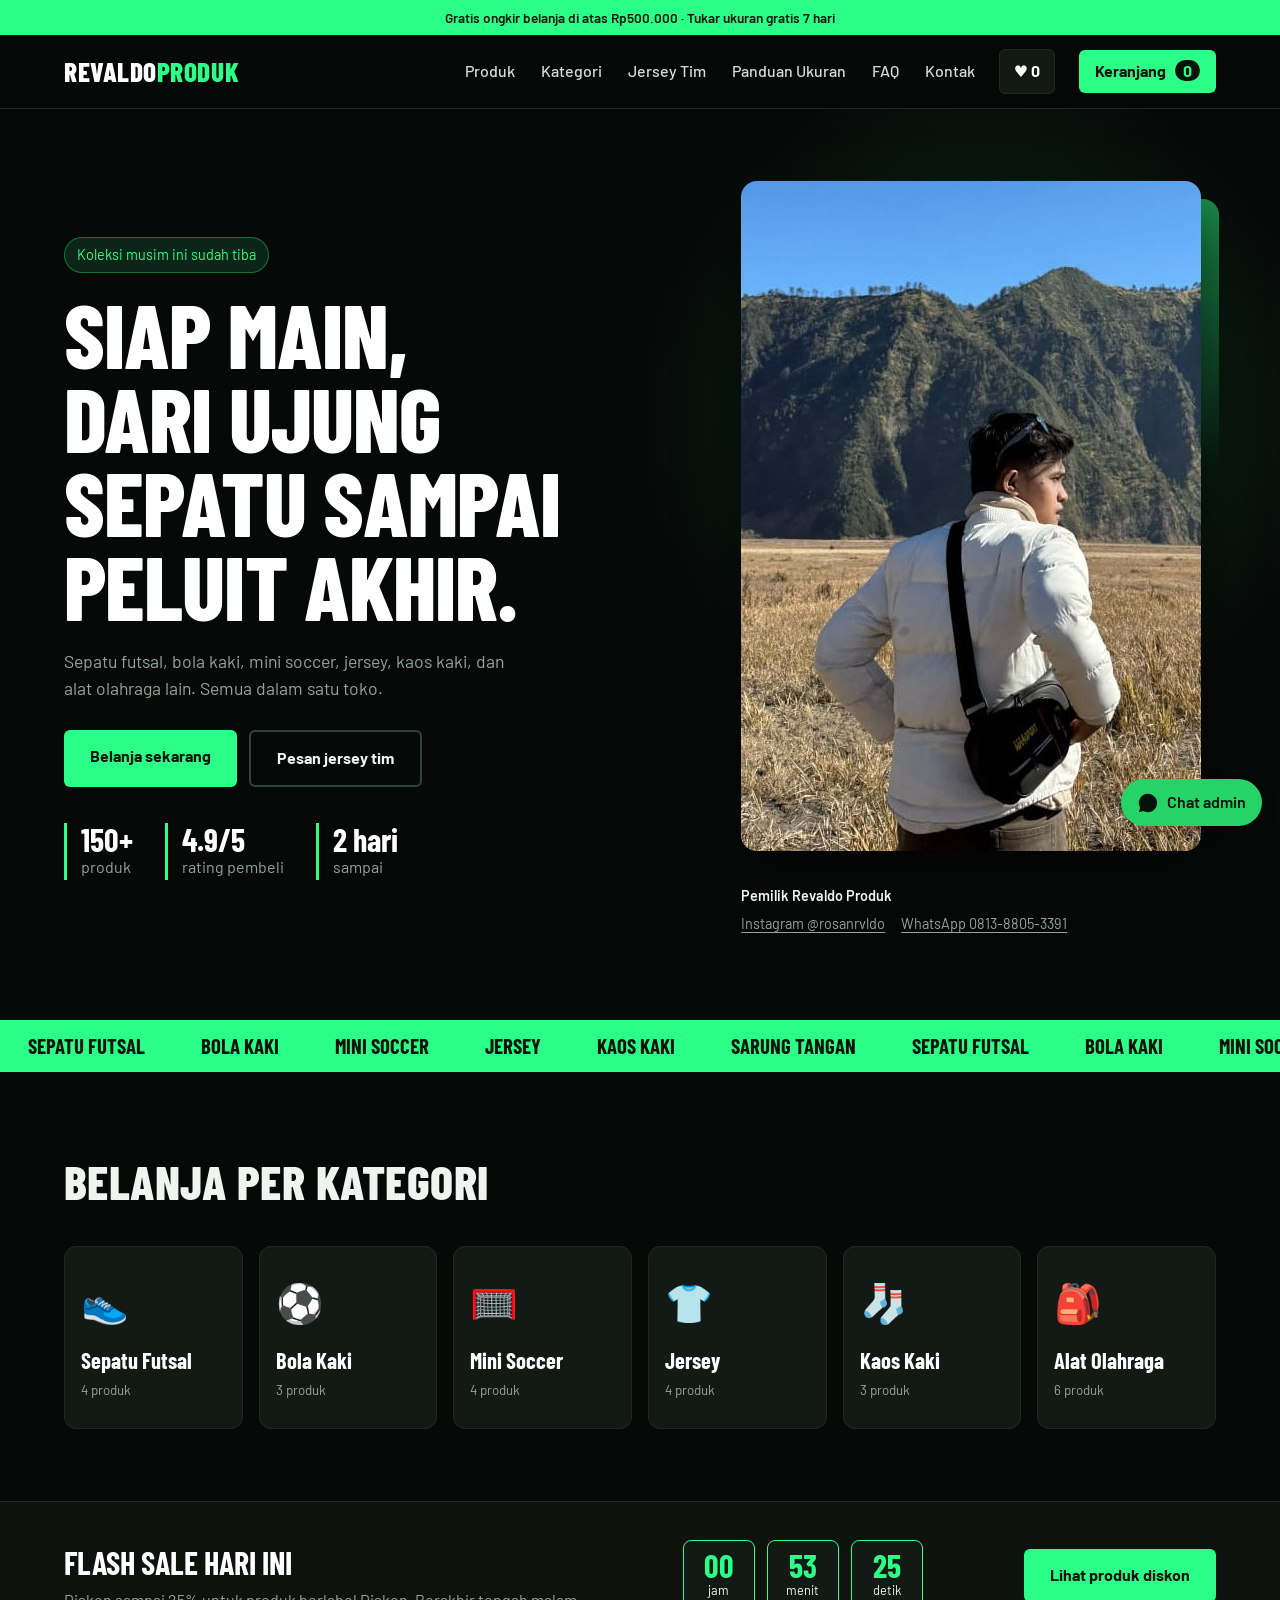
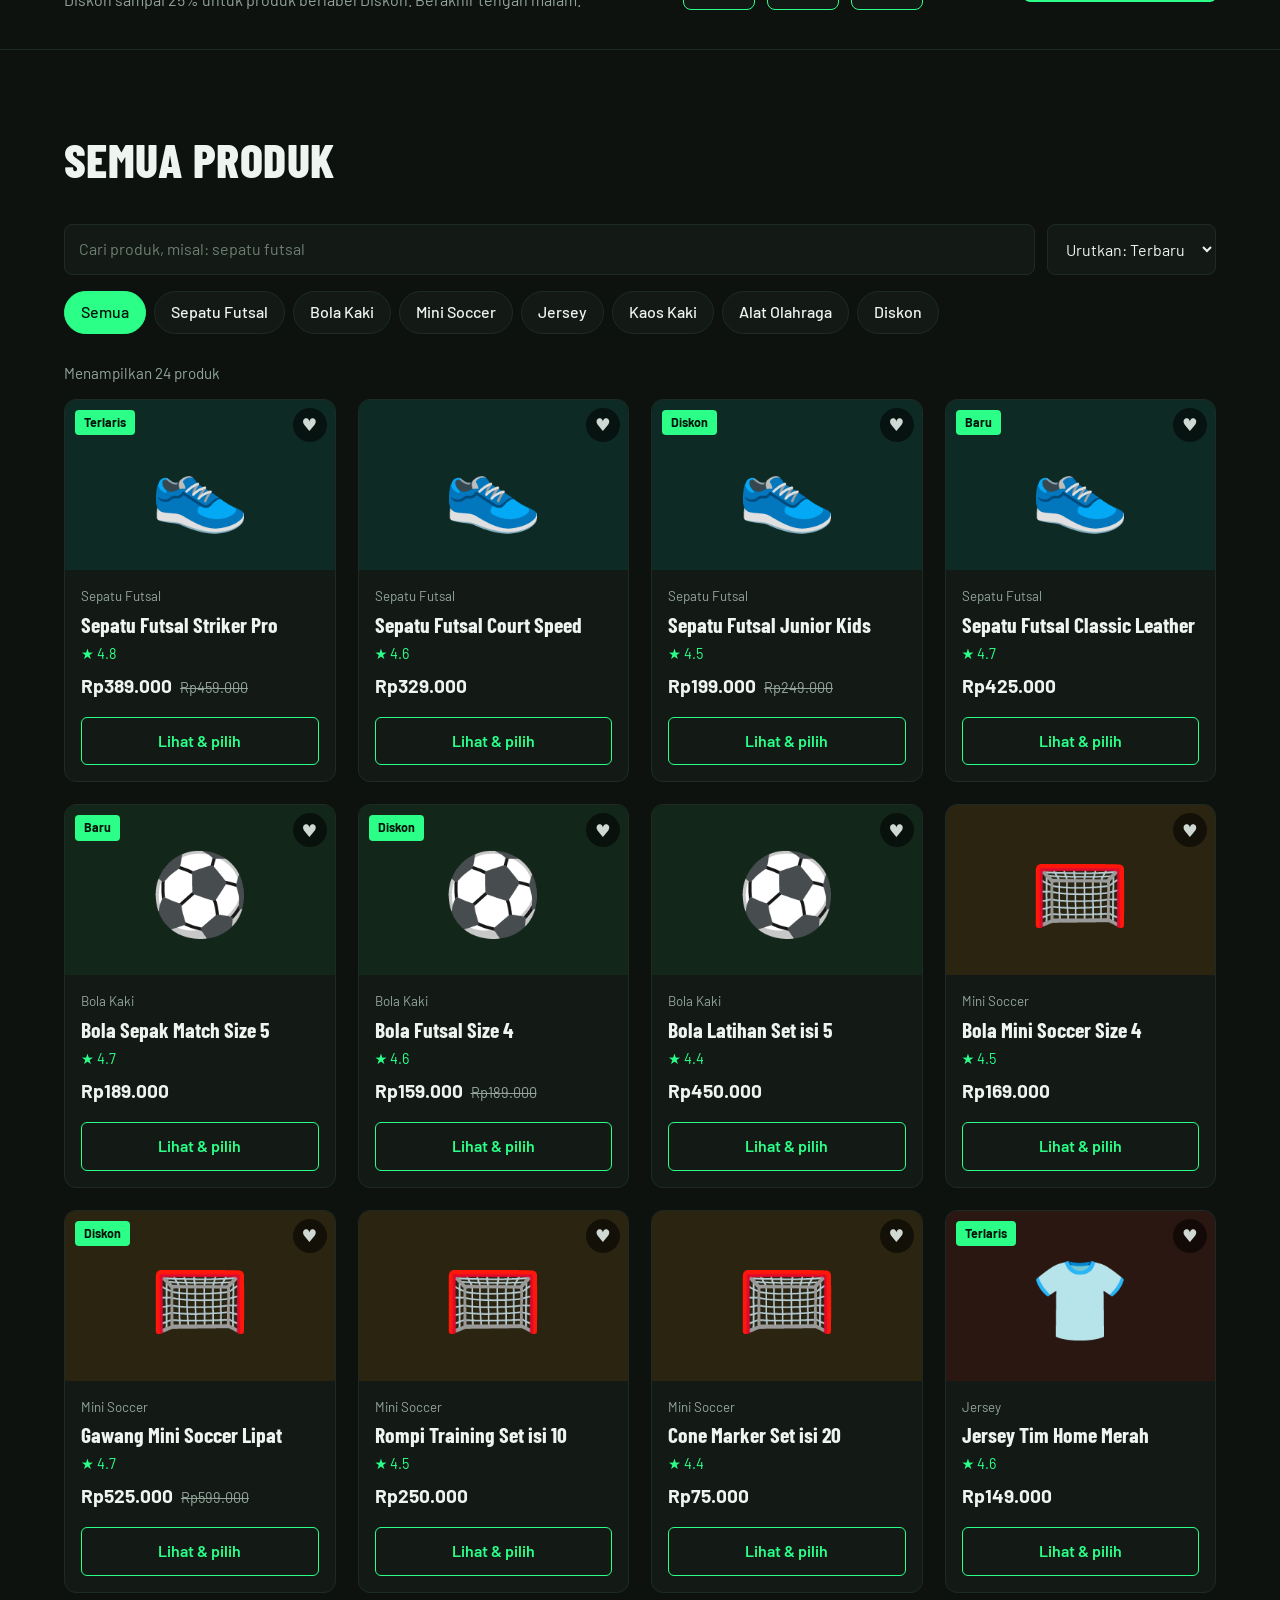
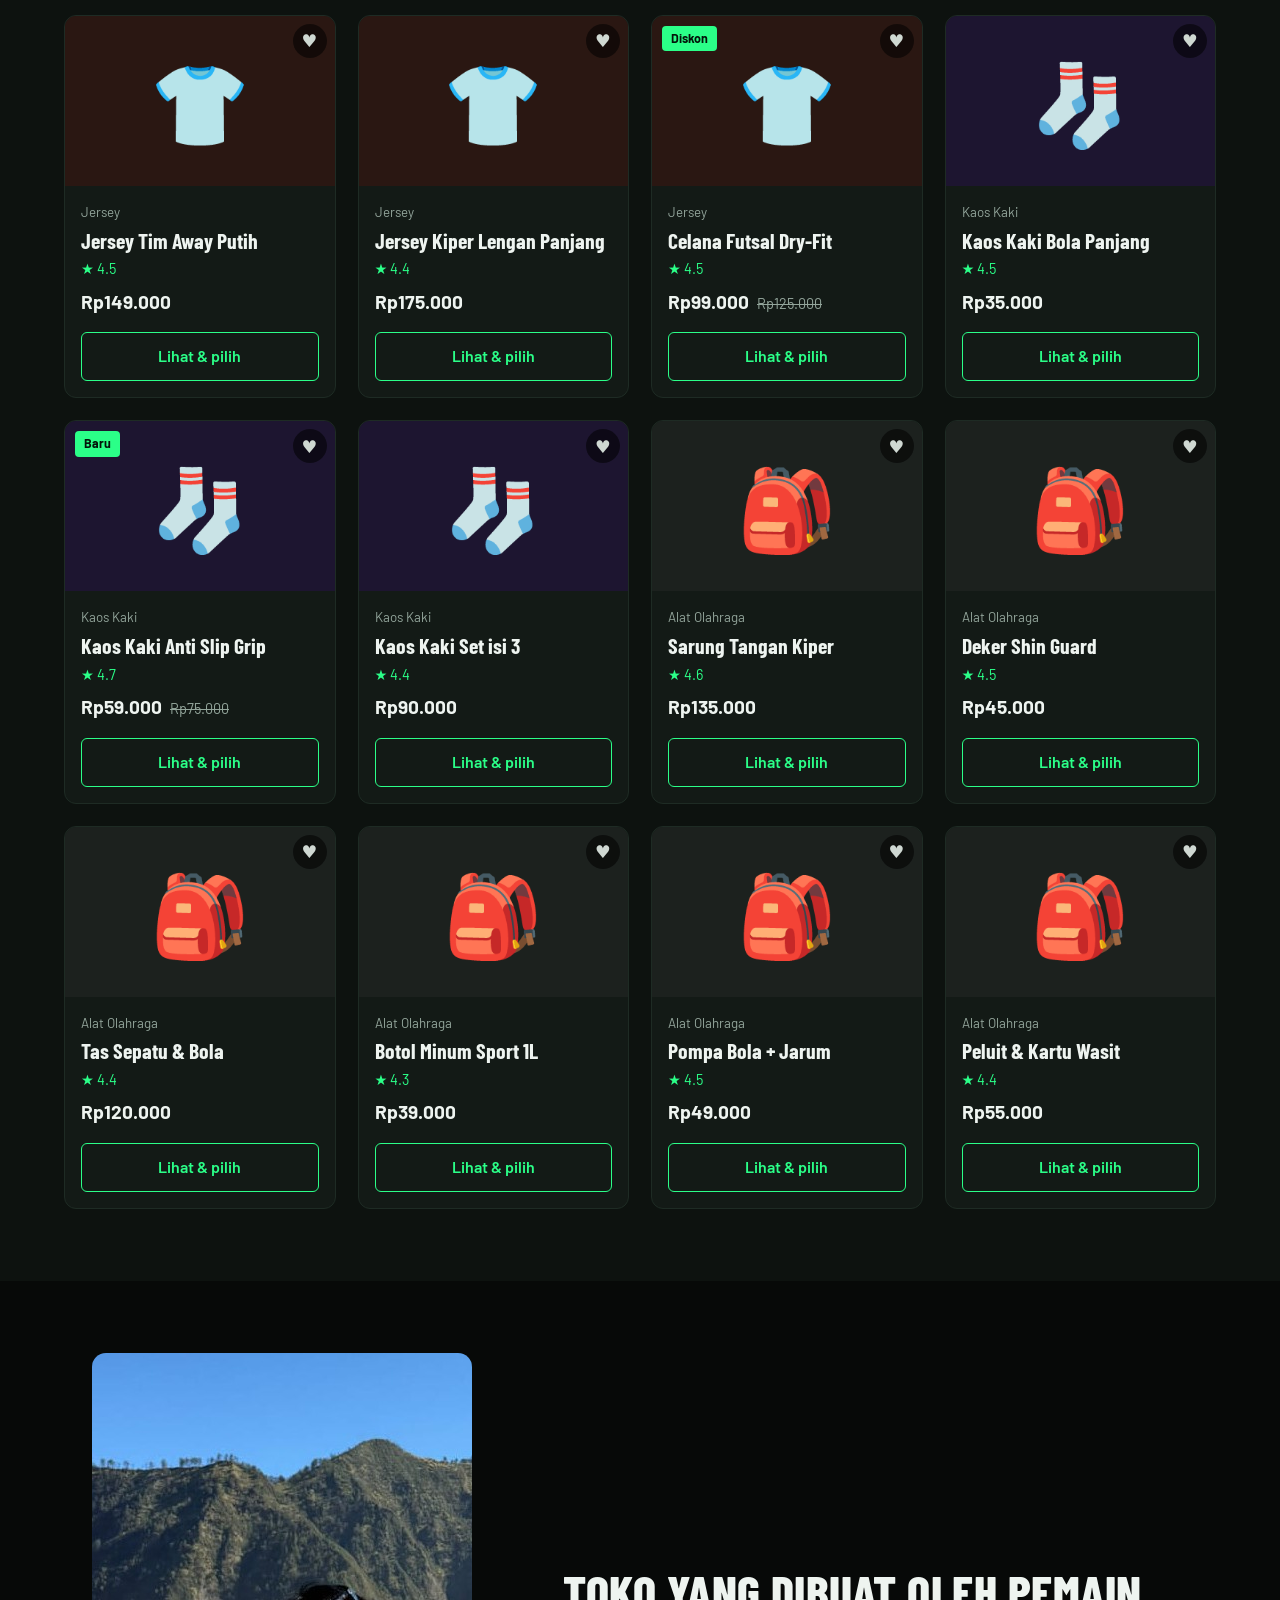
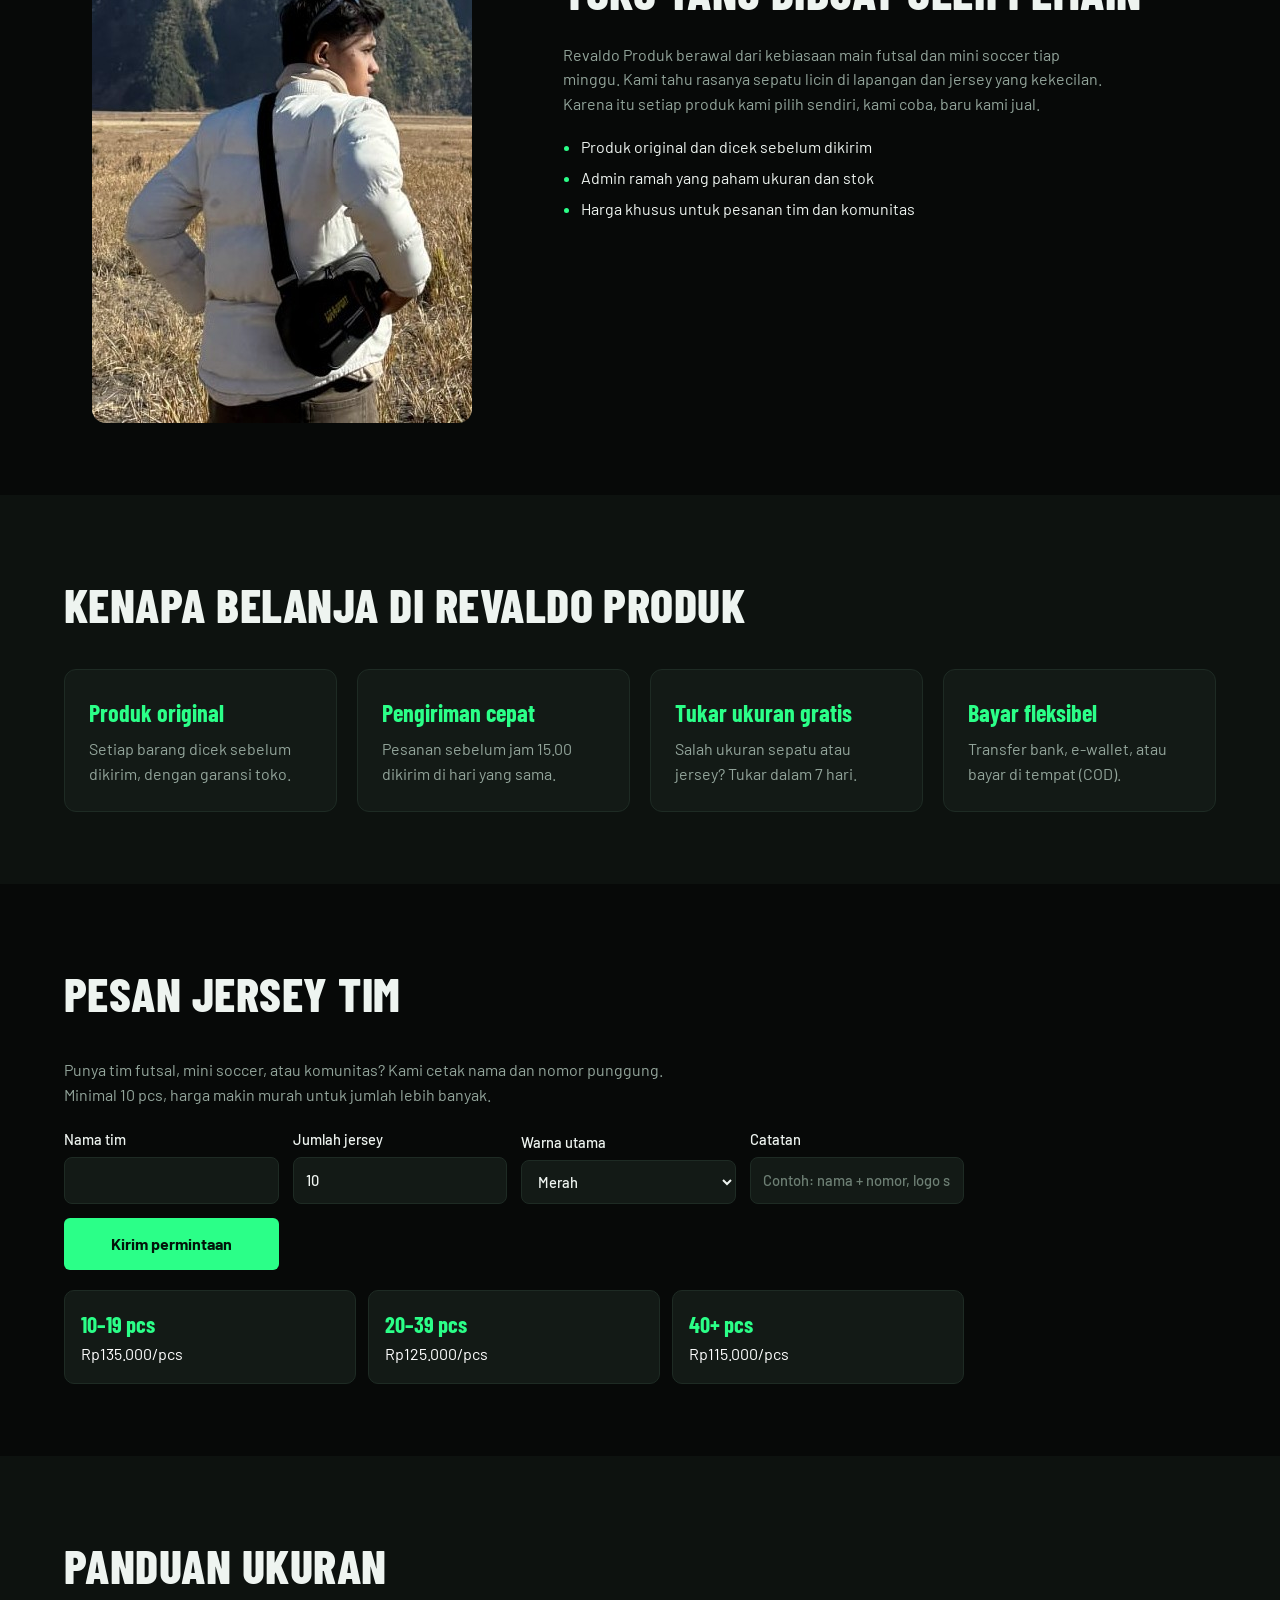
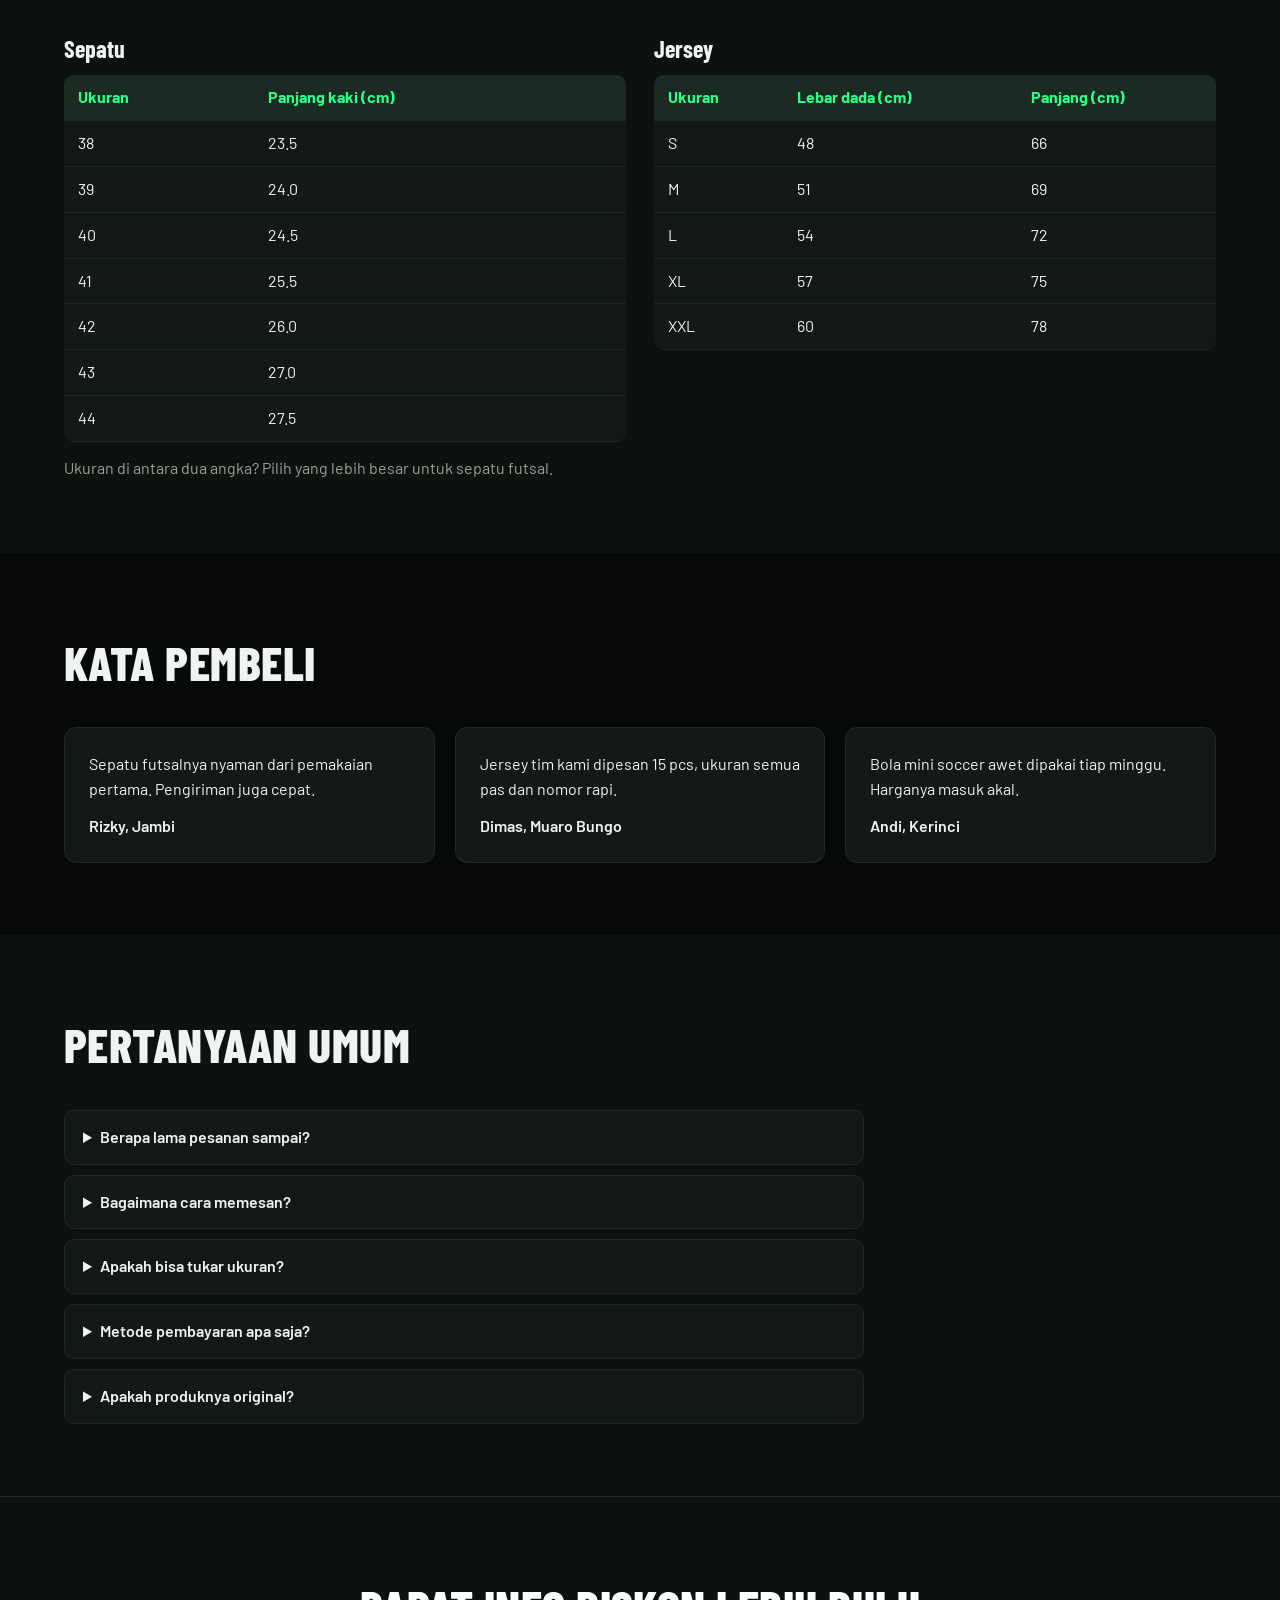
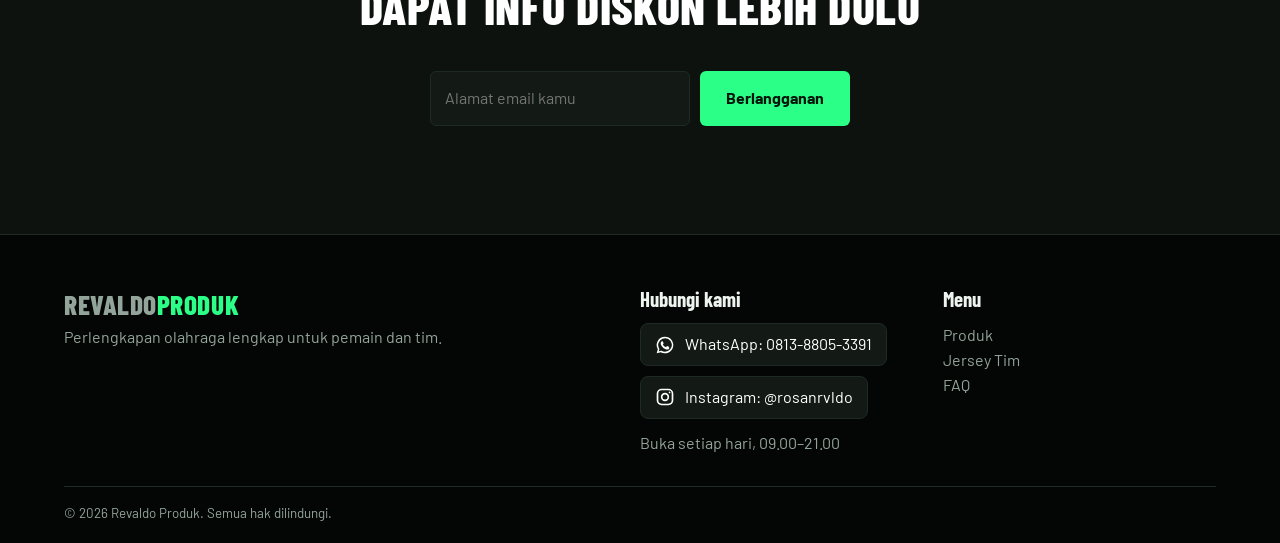
<file: index.html>
<!DOCTYPE html>
<html lang="id">
<head>
<meta charset="UTF-8">
<meta name="viewport" content="width=device-width, initial-scale=1">
<meta name="color-scheme" content="dark">
<meta name="theme-color" content="#07090a">
<title>Revaldo Produk – Sepatu Futsal, Bola, Jersey & Perlengkapan Olahraga</title>
<meta name="description" content="Toko perlengkapan olahraga lengkap: sepatu futsal, bola kaki, mini soccer, jersey, kaos kaki, dan alat olahraga lainnya.">
<link rel="preconnect" href="https://fonts.googleapis.com">
<link href="https://fonts.googleapis.com/css2?family=Barlow+Condensed:wght@600;700;800&family=Barlow:wght@400;500;600&display=swap" rel="stylesheet">
<style>
:root{
  --pitch:#0d3b2a; --pitch2:#145a40; --chalk:#f4f5ef; --paper:#ffffff;
  --flare:#ff5b1f; --ink:#13201a; --mute:#5b6a62; --line:#dfe3da;
  --disp:'Barlow Condensed','Arial Narrow',Impact,sans-serif;
  --body:'Barlow',system-ui,-apple-system,'Segoe UI',Arial,sans-serif;
}
*{box-sizing:border-box;margin:0;padding:0}
html{scroll-behavior:smooth;scroll-padding-top:72px}
body{font-family:var(--body);color:var(--ink);background:var(--chalk);line-height:1.55}
img{max-width:100%;display:block}
a{color:inherit;text-decoration:none}
button,input,select{font:inherit}
:focus-visible{outline:3px solid var(--flare);outline-offset:2px}

.nav{position:sticky;top:0;z-index:30;display:flex;align-items:center;gap:24px;padding:14px 5vw;background:var(--pitch);color:#fff}
.logo{font-family:var(--disp);font-weight:800;font-size:1.7rem;letter-spacing:.02em}
.logo span{color:var(--flare)}
.nav nav{display:flex;gap:26px;margin-left:auto}
.nav nav a{opacity:.85;font-weight:500}
.nav nav a:hover{opacity:1;color:var(--flare)}
.cart-btn{background:var(--flare);color:#fff;border:0;padding:9px 16px;border-radius:6px;font-weight:600;cursor:pointer}
.cart-btn b{background:#fff;color:var(--flare);border-radius:99px;padding:1px 8px;margin-left:6px}
.burger{display:none;background:none;border:0;color:#fff;font-size:1.6rem;cursor:pointer}

.hero{display:grid;grid-template-columns:1.1fr .9fr;gap:5vw;align-items:center;padding:64px 5vw;background:var(--pitch);color:#fff}
.tag{display:inline-block;background:rgba(255,255,255,.12);padding:6px 12px;border-radius:99px;font-size:.9rem;margin-bottom:18px}
.hero h1{font-family:var(--disp);font-weight:800;font-size:clamp(2.6rem,6vw,5rem);line-height:.98;text-transform:uppercase}
.lead{margin:20px 0 28px;max-width:46ch;color:#cfe3d8;font-size:1.1rem}
.cta{display:flex;gap:12px;flex-wrap:wrap}
.btn{display:inline-block;background:var(--flare);color:#fff;border:0;padding:14px 26px;border-radius:6px;font-weight:600;cursor:pointer;transition:transform .15s,background .15s}
.btn:hover{background:#e84a10;transform:translateY(-2px)}
.btn.ghost{background:transparent;border:2px solid rgba(255,255,255,.5)}
.btn.ghost:hover{background:rgba(255,255,255,.1)}
.btn.full{width:100%}
.stats{display:flex;gap:32px;list-style:none;margin-top:36px;color:#cfe3d8}
.stats b{display:block;font-family:var(--disp);font-size:2rem;color:#fff;line-height:1}

.hero-photo{position:relative;max-width:460px;justify-self:center}
.hero-photo::before{content:"";position:absolute;inset:18px -18px -18px 18px;border:3px solid var(--flare);border-radius:14px}
.hero-photo img{position:relative;width:100%;aspect-ratio:3/4;object-fit:cover;border-radius:14px}
.hero-photo figcaption{position:relative;margin-top:14px;font-size:.9rem;color:#cfe3d8}

.ticker{overflow:hidden;background:var(--flare);color:#fff;font-family:var(--disp);font-weight:700;font-size:1.3rem;white-space:nowrap}
.ticker div{display:inline-block;padding:10px 0;animation:run 28s linear infinite}
.ticker span{margin:0 28px}
@keyframes run{to{transform:translateX(-50%)}}

.section{padding:72px 5vw}
.section.alt{background:var(--paper)}
.section h2{font-family:var(--disp);font-weight:800;font-size:clamp(2rem,4vw,3rem);text-transform:uppercase;margin-bottom:28px}

.cats{display:grid;grid-template-columns:repeat(auto-fit,minmax(150px,1fr));gap:16px}
.cat{background:var(--pitch);color:#fff;border:0;border-radius:12px;padding:26px 16px;text-align:left;cursor:pointer;transition:background .2s}
.cat:hover{background:var(--pitch2)}
.cat .ic{font-size:2.4rem;display:block;margin-bottom:10px}
.cat b{font-family:var(--disp);font-size:1.4rem;display:block}
.cat small{color:#a9c9b9}

.tools{display:flex;gap:12px;flex-wrap:wrap;margin-bottom:16px}
.tools input,.tools select{padding:12px 14px;border:1px solid var(--line);border-radius:8px;background:#fff}
.tools input{flex:1;min-width:220px}
.chips{display:flex;gap:8px;flex-wrap:wrap;margin-bottom:28px}
.chip{border:1px solid var(--line);background:#fff;padding:8px 16px;border-radius:99px;cursor:pointer;font-weight:500}
.chip.on{background:var(--pitch);color:#fff;border-color:var(--pitch)}

.grid{display:grid;grid-template-columns:repeat(auto-fill,minmax(240px,1fr));gap:22px}
.card{background:var(--chalk);border:1px solid var(--line);border-radius:12px;overflow:hidden;display:flex;flex-direction:column}
.thumb{position:relative;height:170px;display:grid;place-items:center;font-size:5rem}
.badge{position:absolute;top:10px;left:10px;background:var(--flare);color:#fff;font-size:.78rem;font-weight:600;padding:3px 9px;border-radius:4px}
.info{padding:16px;display:flex;flex-direction:column;gap:6px;flex:1}
.info small{color:var(--mute)}
.info h3{font-family:var(--disp);font-size:1.35rem;line-height:1.1}
.rate{color:#c98a00;font-size:.9rem}
.price{margin-top:auto;display:flex;align-items:baseline;gap:8px}
.price b{font-size:1.2rem}
.price s{color:var(--mute);font-size:.9rem}
.add{margin-top:10px;background:var(--pitch);color:#fff;border:0;padding:11px;border-radius:6px;font-weight:600;cursor:pointer}
.add:hover{background:var(--flare)}
.empty{padding:30px 0;color:var(--mute)}

.why{display:grid;grid-template-columns:repeat(auto-fit,minmax(220px,1fr));gap:20px}
.why>div,blockquote{background:var(--paper);border:1px solid var(--line);border-radius:12px;padding:24px}
.alt blockquote{background:var(--chalk)}
.why h3{font-family:var(--disp);font-size:1.5rem;margin-bottom:6px}
.why p{color:var(--mute)}
blockquote cite{display:block;margin-top:12px;font-style:normal;font-weight:600}

.news{background:var(--pitch);color:#fff;text-align:center}
.news form{display:flex;gap:10px;justify-content:center;flex-wrap:wrap}
.news input{padding:14px;border-radius:6px;border:0;min-width:260px}
.msg{margin-top:12px;min-height:1.5em;color:#ffd2bf}

footer{background:#091f16;color:#b9ccc1;padding:48px 5vw 20px;display:grid;grid-template-columns:2fr 1fr 1fr;gap:30px}
footer h3{color:#fff;font-family:var(--disp);font-size:1.3rem;margin-bottom:8px}
footer a:hover{color:var(--flare)}
footer small{grid-column:1/-1;border-top:1px solid #1f3a2d;padding-top:16px}

.overlay{position:fixed;inset:0;background:rgba(0,0,0,.5);opacity:0;pointer-events:none;transition:opacity .25s;z-index:40}
.overlay.show{opacity:1;pointer-events:auto}
.drawer{position:fixed;top:0;right:0;height:100%;width:min(400px,100%);background:#fff;z-index:50;display:flex;flex-direction:column;transform:translateX(100%);transition:transform .3s}
.drawer.open{transform:none}
.drawer-head{display:flex;justify-content:space-between;align-items:center;padding:18px 20px;border-bottom:1px solid var(--line)}
.drawer-head h2{font-family:var(--disp);font-size:1.8rem}
.drawer-head button{background:none;border:0;font-size:1.3rem;cursor:pointer}
.drawer-body{flex:1;overflow:auto;padding:12px 20px}
.item{display:grid;grid-template-columns:52px 1fr auto;gap:12px;align-items:center;padding:12px 0;border-bottom:1px solid var(--line)}
.item .em{font-size:2rem;text-align:center}
.item p{font-weight:600;line-height:1.2}
.item small{color:var(--mute)}
.qty{display:flex;align-items:center;gap:8px;margin-top:6px}
.qty button{width:26px;height:26px;border:1px solid var(--line);background:#fff;border-radius:4px;cursor:pointer}
.rm{background:none;border:0;color:var(--mute);cursor:pointer;font-size:.85rem}
.drawer-foot{padding:18px 20px;border-top:1px solid var(--line);display:grid;gap:10px}
.total{display:flex;justify-content:space-between;font-size:1.2rem}
.link{background:none;border:0;color:var(--mute);text-decoration:underline;cursor:pointer}
.toast{position:fixed;left:50%;bottom:24px;transform:translate(-50%,80px);background:var(--ink);color:#fff;padding:12px 20px;border-radius:8px;z-index:60;opacity:0;transition:.3s}
.toast.show{transform:translate(-50%,0);opacity:1}

@media(max-width:820px){
  .hero{grid-template-columns:1fr;padding-top:40px}
  .hero-photo{max-width:340px}
  .burger{display:block}
  .nav nav{display:none;position:absolute;top:100%;left:0;right:0;flex-direction:column;background:var(--pitch);padding:16px 5vw;gap:14px}
  .nav nav.open{display:flex}
  .cart-btn{margin-left:auto}
  footer{grid-template-columns:1fr}
}
@media(prefers-reduced-motion:reduce){*{animation:none!important;transition:none!important;scroll-behavior:auto!important}}

/* ---- Tambahan ---- */
.announce{background:var(--ink);color:#fff;text-align:center;font-size:.85rem;padding:7px 5vw}
.icon-btn{background:rgba(255,255,255,.12);color:#fff;border:0;padding:9px 14px;border-radius:6px;cursor:pointer;font-weight:600}
.icon-btn.on{background:#fff;color:var(--flare)}
.nav nav{margin-left:auto}
.flash{display:flex;flex-wrap:wrap;gap:24px;align-items:center;justify-content:space-between;padding:36px 5vw;background:var(--ink);color:#fff}
.flash h2{font-family:var(--disp);font-size:2rem;text-transform:uppercase}
.flash p{color:#b9ccc1}
.count{display:flex;gap:12px}
.count span{background:var(--flare);border-radius:8px;padding:8px 14px;text-align:center;font-size:.8rem;min-width:72px}
.count b{display:block;font-family:var(--disp);font-size:2rem;line-height:1}
.result{color:var(--mute);margin-bottom:14px;font-size:.95rem}
.heart{position:absolute;top:8px;right:8px;background:#fff;border:0;width:34px;height:34px;border-radius:50%;cursor:pointer;color:#999;font-size:1.1rem}
.heart.on{color:var(--flare)}
.thumb{cursor:pointer}
.about{display:grid;grid-template-columns:.8fr 1.2fr;gap:5vw;align-items:center}
.about img{width:100%;max-width:380px;aspect-ratio:4/5;object-fit:cover;border-radius:14px;justify-self:center}
.about h2{margin-bottom:14px}
.about p{color:var(--mute);max-width:60ch}
.check{margin:18px 0 0 18px;display:grid;gap:6px}
.team{display:grid;gap:20px;max-width:900px}
.team p{color:var(--mute);max-width:70ch}
.team form{display:grid;grid-template-columns:repeat(auto-fit,minmax(200px,1fr));gap:14px;align-items:end}
label{display:grid;gap:6px;font-weight:500;font-size:.92rem}
label input,label select,label textarea{padding:11px 12px;border:1px solid var(--line);border-radius:8px;background:#fff;width:100%}
.tiers{display:grid;grid-template-columns:repeat(auto-fit,minmax(180px,1fr));gap:12px}
.tiers div{background:var(--pitch);color:#fff;border-radius:10px;padding:16px}
.tiers b{display:block;font-family:var(--disp);font-size:1.4rem}
.tables{display:grid;grid-template-columns:repeat(auto-fit,minmax(280px,1fr));gap:28px}
.tables h3{font-family:var(--disp);font-size:1.5rem;margin-bottom:8px}
table{width:100%;border-collapse:collapse;background:var(--chalk);border-radius:10px;overflow:hidden}
th,td{padding:10px 14px;text-align:left;border-bottom:1px solid var(--line)}
th{background:var(--pitch);color:#fff}
.note{margin-top:14px;color:var(--mute)}
.faq{display:grid;gap:10px;max-width:800px}
details{background:var(--chalk);border:1px solid var(--line);border-radius:10px;padding:14px 18px}
summary{cursor:pointer;font-weight:600}
details p{margin-top:8px;color:var(--mute)}
.totop{position:fixed;right:18px;bottom:18px;width:44px;height:44px;border-radius:50%;border:0;background:var(--flare);color:#fff;font-size:1.2rem;cursor:pointer;z-index:35}
.ship{font-size:.9rem;color:var(--mute)}
.modal{position:fixed;inset:0;background:rgba(0,0,0,.55);display:none;align-items:center;justify-content:center;padding:16px;z-index:70}
.modal.show{display:flex}
.box{background:#fff;border-radius:14px;max-width:760px;width:100%;max-height:92vh;overflow:auto;position:relative}
.x{position:absolute;top:10px;right:12px;background:#fff;border:0;font-size:1.3rem;cursor:pointer;z-index:2}
.detail{display:grid;grid-template-columns:1fr 1fr}
.detail .thumb{height:100%;min-height:260px;font-size:8rem;cursor:default}
.detail .body{padding:28px;display:grid;gap:12px;align-content:start}
.detail h3{font-family:var(--disp);font-size:2rem;line-height:1}
.detail .desc{color:var(--mute)}
.sizes{display:flex;gap:8px;flex-wrap:wrap}
.size{min-width:44px;padding:8px 12px;border:1px solid var(--line);background:#fff;border-radius:6px;cursor:pointer}
.size.on{background:var(--pitch);color:#fff;border-color:var(--pitch)}
.form{padding:28px;display:grid;gap:14px}
.form h3{font-family:var(--disp);font-size:2rem}
.form .row{display:grid;grid-template-columns:1fr 1fr;gap:12px}
.sum{background:var(--chalk);border-radius:10px;padding:14px;font-size:.92rem;display:grid;gap:4px}
.sum div{display:flex;justify-content:space-between}
.err{color:#c0260d;font-size:.9rem;min-height:1.2em}
@media(max-width:820px){.about,.detail{grid-template-columns:1fr}.detail .thumb{min-height:180px;font-size:5rem}.form .row{grid-template-columns:1fr}.nav nav{margin-left:0}.icon-btn{margin-left:auto}.cart-btn{margin-left:0}}

/* Perbaikan header HP */
.icon-btn,.cart-btn{white-space:nowrap}
@media(max-width:820px){
  .nav{gap:8px;padding:12px 4vw}
  .logo{font-size:1.35rem}
  .icon-btn{padding:8px 10px;font-size:.9rem}
  .cart-btn{padding:8px 10px;font-size:.9rem}
  .cart-btn b{margin-left:4px;padding:0 6px}
  .burger{padding:0 4px}
}

/* Kontak footer */
.contact{list-style:none;display:grid;gap:10px;margin-bottom:12px}
.contact a{display:inline-flex;align-items:center;gap:10px;color:#fff;padding:8px 14px;border:1px solid #1f3a2d;border-radius:8px;transition:background .2s,border-color .2s}
.contact a:hover{background:#12402d;border-color:var(--flare);color:#fff}

/* Foto & kontak */
.hero-photo img{aspect-ratio:55/67;object-position:center}
.about img{aspect-ratio:55/67;object-position:center}
.hero-photo figcaption{display:grid;gap:6px;font-weight:600;color:#fff}
.cap-links{display:flex;flex-wrap:wrap;gap:6px 16px;font-weight:400;font-size:.9rem}
.cap-links a{color:#cfe3d8;text-decoration:underline;text-underline-offset:3px}
.cap-links a:hover{color:var(--flare)}
.wa-float{position:fixed;left:18px;bottom:18px;z-index:35;display:inline-flex;align-items:center;gap:8px;background:#25d366;color:#fff;padding:11px 16px;border-radius:99px;font-weight:600;box-shadow:0 4px 14px rgba(0,0,0,.25)}
.wa-float:hover{background:#1ebe5b}
.thumb img{position:absolute;inset:0;width:100%;height:100%;object-fit:cover}
.detail .thumb{position:relative;overflow:hidden}
@media(max-width:820px){.wa-float{padding:12px;left:12px;bottom:12px}.wa-float{font-size:0}.wa-float svg{width:26px;height:26px}}
.wa-float{left:auto;right:18px;bottom:74px}
@media(max-width:820px){.wa-float{right:14px;bottom:68px}.totop{right:14px;bottom:14px}}
.hero-photo::before{inset:18px auto auto 18px;width:100%;height:auto;aspect-ratio:55/67}
.hero-photo figcaption{margin-top:34px}

/* ===== TEMA GELAP SPORTY (hijau neon) ===== */
:root{
  --neon:#2bff88; --neon-ink:#03140a;
  --flare:var(--neon); --pitch:#0b0f0d; --pitch2:#16201b;
  --chalk:#070908; --paper:#0d120f; --ink:#eef4f0; --mute:#93a59b; --line:#1e2b24;
  --surf:#131a16; color-scheme:dark;
}
body{background:var(--chalk);color:var(--ink)}
.announce{background:var(--neon);color:var(--neon-ink);font-weight:600}
.nav{background:rgba(7,9,8,.82);backdrop-filter:blur(12px);-webkit-backdrop-filter:blur(12px);border-bottom:1px solid var(--line)}
.logo span,.hero h1{color:inherit}
.logo span{color:var(--neon)}
.nav nav a:hover{color:var(--neon)}
.btn,.cart-btn,.add:hover,.totop{background:var(--neon);color:var(--neon-ink);font-weight:700}
.btn:hover{background:#6dffa9;box-shadow:0 0 24px rgba(43,255,136,.45)}
.btn.ghost{background:transparent;color:var(--ink);border:2px solid #34423a;box-shadow:none}
.btn.ghost:hover{border-color:var(--neon);background:rgba(43,255,136,.08)}
.cart-btn b{background:var(--neon-ink);color:var(--neon)}
.icon-btn{background:var(--surf);border:1px solid var(--line)}
.icon-btn.on{background:var(--neon);color:var(--neon-ink)}

.hero{position:relative;overflow:hidden;background:var(--chalk);padding:72px 5vw 84px}
.hero::before{content:"";position:absolute;right:-8%;top:-10%;width:62vw;height:62vw;max-width:820px;max-height:820px;background:radial-gradient(circle,rgba(43,255,136,.20),transparent 62%);pointer-events:none}
.hero>*{position:relative}
.tag{background:rgba(43,255,136,.12);color:var(--neon);border:1px solid rgba(43,255,136,.35)}
.hero h1{font-size:clamp(3rem,7vw,6rem);line-height:.94;letter-spacing:-.01em}
.lead{color:var(--mute)}
.stats{color:var(--mute)}
.stats li{padding-left:14px;border-left:3px solid var(--neon)}
.hero-photo::before{border:0;background:linear-gradient(160deg,var(--neon),transparent 60%);opacity:.9;border-radius:16px}
.hero-photo img{box-shadow:0 20px 60px rgba(0,0,0,.6);border-radius:16px}
.hero-photo figcaption{color:var(--ink)}
.cap-links a{color:var(--mute)}
.cap-links a:hover{color:var(--neon)}
.hero-text>*,.hero-photo{animation:rise .7s cubic-bezier(.2,.7,.2,1) both}
.hero-text>*:nth-child(2){animation-delay:.08s}.hero-text>*:nth-child(3){animation-delay:.16s}.hero-text>*:nth-child(4){animation-delay:.24s}.hero-text>*:nth-child(5){animation-delay:.32s}.hero-photo{animation-delay:.2s}
@keyframes rise{from{opacity:0;transform:translateY(24px)}to{opacity:1;transform:none}}

.ticker{background:var(--neon);color:var(--neon-ink)}
.section.alt{background:var(--paper)}
.section h2{letter-spacing:.01em}
.cat{background:var(--surf);border:1px solid var(--line);transition:transform .2s,border-color .2s,box-shadow .2s}
.cat:hover{background:var(--surf);border-color:var(--neon);transform:translateY(-4px);box-shadow:0 8px 30px rgba(43,255,136,.15)}
.cat small{color:var(--mute)}

.flash{background:var(--paper);border-top:1px solid var(--line);border-bottom:1px solid var(--line)}
.flash p{color:var(--mute)}
.count span{background:var(--surf);border:1px solid var(--neon);color:var(--ink)}
.count b{color:var(--neon)}

.tools input,.tools select,label input,label select,label textarea,.news input{background:var(--surf);color:var(--ink);border:1px solid var(--line)}
.tools input::placeholder,label input::placeholder{color:#6d7f74}
.chip{background:var(--surf);color:var(--ink);border-color:var(--line)}
.chip:hover{border-color:var(--neon)}
.chip.on{background:var(--neon);color:var(--neon-ink);border-color:var(--neon)}
.result{color:var(--mute)}

.card{background:var(--surf);border:1px solid var(--line);transition:transform .2s,border-color .2s,box-shadow .2s}
.card:hover{transform:translateY(-5px);border-color:var(--neon);box-shadow:0 10px 34px rgba(43,255,136,.14)}
.badge{background:var(--neon);color:var(--neon-ink);font-weight:700}
.heart{background:rgba(0,0,0,.55);color:#cfd8d2}
.heart.on{color:var(--neon)}
.rate{color:var(--neon)}
.price s{color:var(--mute)}
.add{background:transparent;color:var(--neon);border:1.5px solid var(--neon)}
.add:hover{background:var(--neon);color:var(--neon-ink)}
.info small{color:var(--mute)}

.about p,.why p,.team p,.note,details p{color:var(--mute)}
.why>div,blockquote,.alt blockquote{background:var(--surf);border:1px solid var(--line)}
.why h3{color:var(--neon)}
.check li::marker{color:var(--neon)}
.tiers div{background:var(--surf);border:1px solid var(--line)}
.tiers b{color:var(--neon)}
table{background:var(--surf)}
th{background:#1b2a22;color:var(--neon)}
td,th{border-bottom:1px solid var(--line)}
details{background:var(--surf);border-color:var(--line)}
summary{color:var(--ink)}
.news{background:var(--paper);border-top:1px solid var(--line)}
.msg{color:var(--neon)}
footer{background:#040605;color:var(--mute);border-top:1px solid var(--line)}
footer h3{color:var(--ink)}
footer small{border-top-color:var(--line)}
.contact a{border-color:var(--line);background:var(--surf)}
.contact a:hover{border-color:var(--neon);background:var(--surf)}

.wa-float{background:#25d366;color:#04120a}
.overlay{background:rgba(0,0,0,.7)}
.drawer,.box{background:var(--paper);color:var(--ink);border:1px solid var(--line)}
.drawer-head,.drawer-foot{border-color:var(--line)}
.item{border-color:var(--line)}
.qty button,.size{background:var(--surf);color:var(--ink);border-color:var(--line)}
.size:hover{border-color:var(--neon)}
.size.on{background:var(--neon);color:var(--neon-ink);border-color:var(--neon)}
.drawer-head button,.x{background:transparent;color:var(--ink)}
.rm,.link{color:var(--mute)}
.sum{background:var(--surf)}
.toast{background:var(--neon);color:var(--neon-ink);font-weight:600}
.err{color:#ff7a66}
:focus-visible{outline-color:var(--neon)}
@media(max-width:820px){.nav nav{background:var(--pitch)}.hero{padding-top:44px}}
@media(max-width:820px){.stats{gap:14px 20px;flex-wrap:wrap}.stats li{white-space:nowrap}.stats b{font-size:1.7rem}}
@media(max-width:480px){
  .nav{gap:6px;padding:11px 3.5vw}
  .logo{font-size:1.15rem;letter-spacing:0}
  .cart-btn .lbl{display:none}
  .cart-btn::before{content:"🛒";margin-right:2px}
  .cart-btn,.icon-btn{padding:7px 10px}
}
@media(max-width:340px){.logo{font-size:1rem}.cart-btn,.icon-btn{padding:6px 7px}.nav{gap:4px}}

</style>
</head>
<body>
<div class="announce">Gratis ongkir belanja di atas Rp500.000 · Tukar ukuran gratis 7 hari</div>
<header class="nav">
  <a href="#beranda" class="logo">REVALDO<span>PRODUK</span></a>
  <nav id="menu" aria-label="Menu utama">
    <a href="#produk">Produk</a><a href="#kategori">Kategori</a><a href="#tim">Jersey Tim</a><a href="#ukuran">Panduan Ukuran</a><a href="#faq">FAQ</a><a href="#kontak">Kontak</a>
  </nav>
  <button class="icon-btn" id="favBtn" aria-label="Lihat favorit">♥ <b id="favCount">0</b></button>
  <button class="cart-btn" id="openCart" aria-label="Buka keranjang"><span class="lbl">Keranjang</span> <b id="cartCount">0</b></button>
  <button class="burger" id="burger" aria-label="Menu">☰</button>
</header>

<main>
<section class="hero" id="beranda">
  <div class="hero-text">
    <p class="tag">Koleksi musim ini sudah tiba</p>
    <h1>Siap main,<br>dari ujung sepatu sampai peluit akhir.</h1>
    <p class="lead">Sepatu futsal, bola kaki, mini soccer, jersey, kaos kaki, dan alat olahraga lain. Semua dalam satu toko.</p>
    <div class="cta"><a href="#produk" class="btn">Belanja sekarang</a><a href="#tim" class="btn ghost">Pesan jersey tim</a></div>
    <ul class="stats"><li><b>150+</b> produk</li><li><b>4.9/5</b> rating pembeli</li><li><b>2 hari</b> sampai</li></ul>
  </div>
  <figure class="hero-photo">
    <img src="[data-uri]" alt="Pemilik Revaldo Produk berdiri di padang rumput dengan latar perbukitan" width="550" height="670">
    <figcaption>Pemilik Revaldo Produk<span class="cap-links"><a href="https://instagram.com/rosanrvldo" target="_blank" rel="noopener">Instagram @rosanrvldo</a><a href="https://wa.me/6281388053391" target="_blank" rel="noopener">WhatsApp 0813-8805-3391</a></span></figcaption>
  </figure>
</section>

<div class="ticker" aria-hidden="true"><div><span>SEPATU FUTSAL</span><span>BOLA KAKI</span><span>MINI SOCCER</span><span>JERSEY</span><span>KAOS KAKI</span><span>SARUNG TANGAN</span><span>SEPATU FUTSAL</span><span>BOLA KAKI</span><span>MINI SOCCER</span><span>JERSEY</span><span>KAOS KAKI</span><span>SARUNG TANGAN</span></div></div>

<section class="section" id="kategori"><h2>Belanja per kategori</h2><div class="cats" id="cats"></div></section>

<section class="flash">
  <div><h2>Flash sale hari ini</h2><p>Diskon sampai 25% untuk produk berlabel Diskon. Berakhir tengah malam.</p></div>
  <div class="count" id="count" aria-live="off"><span><b id="h">00</b>jam</span><span><b id="m">00</b>menit</span><span><b id="s">00</b>detik</span></div>
  <a href="#produk" class="btn" data-sale="1">Lihat produk diskon</a>
</section>

<section class="section alt" id="produk">
  <h2>Semua produk</h2>
  <div class="tools">
    <input type="search" id="search" placeholder="Cari produk, misal: sepatu futsal" aria-label="Cari produk">
    <select id="sort" aria-label="Urutkan"><option value="default">Urutkan: Terbaru</option><option value="low">Harga terendah</option><option value="high">Harga tertinggi</option><option value="rating">Rating tertinggi</option></select>
  </div>
  <div class="chips" id="chips"></div>
  <p class="result" id="result"></p>
  <div class="grid" id="grid"></div>
  <p class="empty" id="empty" hidden>Produk tidak ditemukan. Coba kata kunci lain atau pilih kategori Semua.</p>
</section>

<section class="section" id="tentang">
  <div class="about">
    <img src="[data-uri]" alt="Pemilik Revaldo Produk" loading="lazy" width="550" height="670">
    <div>
      <h2>Toko yang dibuat oleh pemain</h2>
      <p>Revaldo Produk berawal dari kebiasaan main futsal dan mini soccer tiap minggu. Kami tahu rasanya sepatu licin di lapangan dan jersey yang kekecilan. Karena itu setiap produk kami pilih sendiri, kami coba, baru kami jual.</p>
      <ul class="check"><li>Produk original dan dicek sebelum dikirim</li><li>Admin ramah yang paham ukuran dan stok</li><li>Harga khusus untuk pesanan tim dan komunitas</li></ul>
    </div>
  </div>
</section>

<section class="section alt" id="kenapa">
  <h2>Kenapa belanja di Revaldo Produk</h2>
  <div class="why">
    <div><h3>Produk original</h3><p>Setiap barang dicek sebelum dikirim, dengan garansi toko.</p></div>
    <div><h3>Pengiriman cepat</h3><p>Pesanan sebelum jam 15.00 dikirim di hari yang sama.</p></div>
    <div><h3>Tukar ukuran gratis</h3><p>Salah ukuran sepatu atau jersey? Tukar dalam 7 hari.</p></div>
    <div><h3>Bayar fleksibel</h3><p>Transfer bank, e-wallet, atau bayar di tempat (COD).</p></div>
  </div>
</section>

<section class="section" id="tim">
  <h2>Pesan jersey tim</h2>
  <div class="team">
    <p>Punya tim futsal, mini soccer, atau komunitas? Kami cetak nama dan nomor punggung. Minimal 10 pcs, harga makin murah untuk jumlah lebih banyak.</p>
    <form id="teamForm" novalidate>
      <label>Nama tim<input id="tName" required></label>
      <label>Jumlah jersey<input id="tQty" type="number" min="10" value="10"></label>
      <label>Warna utama<select id="tColor"><option>Merah</option><option>Biru</option><option>Hijau</option><option>Hitam</option><option>Putih</option><option>Kuning</option></select></label>
      <label>Catatan<input id="tNote" placeholder="Contoh: nama + nomor, logo sponsor"></label>
      <button class="btn" type="submit">Kirim permintaan</button>
    </form>
    <div class="tiers"><div><b>10–19 pcs</b>Rp135.000/pcs</div><div><b>20–39 pcs</b>Rp125.000/pcs</div><div><b>40+ pcs</b>Rp115.000/pcs</div></div>
  </div>
</section>

<section class="section alt" id="ukuran">
  <h2>Panduan ukuran</h2>
  <div class="tables">
    <div><h3>Sepatu</h3><table><tr><th>Ukuran</th><th>Panjang kaki (cm)</th></tr><tr><td>38</td><td>23.5</td></tr><tr><td>39</td><td>24.0</td></tr><tr><td>40</td><td>24.5</td></tr><tr><td>41</td><td>25.5</td></tr><tr><td>42</td><td>26.0</td></tr><tr><td>43</td><td>27.0</td></tr><tr><td>44</td><td>27.5</td></tr></table></div>
    <div><h3>Jersey</h3><table><tr><th>Ukuran</th><th>Lebar dada (cm)</th><th>Panjang (cm)</th></tr><tr><td>S</td><td>48</td><td>66</td></tr><tr><td>M</td><td>51</td><td>69</td></tr><tr><td>L</td><td>54</td><td>72</td></tr><tr><td>XL</td><td>57</td><td>75</td></tr><tr><td>XXL</td><td>60</td><td>78</td></tr></table></div>
  </div>
  <p class="note">Ukuran di antara dua angka? Pilih yang lebih besar untuk sepatu futsal.</p>
</section>

<section class="section" id="testi">
  <h2>Kata pembeli</h2>
  <div class="why">
    <blockquote>Sepatu futsalnya nyaman dari pemakaian pertama. Pengiriman juga cepat.<cite>Rizky, Jambi</cite></blockquote>
    <blockquote>Jersey tim kami dipesan 15 pcs, ukuran semua pas dan nomor rapi.<cite>Dimas, Muaro Bungo</cite></blockquote>
    <blockquote>Bola mini soccer awet dipakai tiap minggu. Harganya masuk akal.<cite>Andi, Kerinci</cite></blockquote>
  </div>
</section>

<section class="section alt" id="faq">
  <h2>Pertanyaan umum</h2>
  <div class="faq">
    <details><summary>Berapa lama pesanan sampai?</summary><p>Dalam kota Jambi 1 hari, luar kota 2–4 hari kerja tergantung kurir.</p></details>
    <details><summary>Bagaimana cara memesan?</summary><p>Pilih produk dan ukuran, masukkan ke keranjang, isi data pengiriman, lalu tekan kirim pesanan. Pesanan akan dikirim ke admin kami lewat WhatsApp.</p></details>
    <details><summary>Apakah bisa tukar ukuran?</summary><p>Bisa, gratis dalam 7 hari selama barang belum dipakai di lapangan dan label masih ada.</p></details>
    <details><summary>Metode pembayaran apa saja?</summary><p>Transfer bank, e-wallet (DANA, OVO, GoPay), dan COD untuk area tertentu.</p></details>
    <details><summary>Apakah produknya original?</summary><p>Ya. Semua produk dicek sebelum dikirim dan bergaransi toko.</p></details>
  </div>
</section>

<section class="section news">
  <h2>Dapat info diskon lebih dulu</h2>
  <form id="newsForm" novalidate><input type="email" id="email" placeholder="Alamat email kamu" aria-label="Email"><button class="btn" type="submit">Berlangganan</button></form>
  <p class="msg" id="newsMsg" role="status"></p>
</section>
</main>

<footer id="kontak">
  <div><div class="logo">REVALDO<span>PRODUK</span></div><p>Perlengkapan olahraga lengkap untuk pemain dan tim.</p></div>
  <div><h3>Hubungi kami</h3>
    <ul class="contact">
      <li><a href="https://wa.me/6281388053391" target="_blank" rel="noopener"><svg viewBox="0 0 24 24" width="20" height="20" fill="currentColor" aria-hidden="true"><path d="M12 2a10 10 0 0 0-8.6 15.1L2 22l5-1.3A10 10 0 1 0 12 2zm0 18.2a8.2 8.2 0 0 1-4.2-1.2l-.3-.2-3 .8.8-2.9-.2-.3A8.2 8.2 0 1 1 12 20.2zm4.5-6.1c-.2-.1-1.5-.7-1.7-.8-.2-.1-.4-.1-.6.1l-.8 1c-.1.2-.3.2-.5.1a6.7 6.7 0 0 1-3.3-2.9c-.2-.4.2-.4.7-1.3.1-.2 0-.3 0-.5l-.8-1.8c-.2-.5-.4-.4-.6-.4h-.5a1 1 0 0 0-.7.3 3 3 0 0 0-.9 2.2c0 1.3.9 2.6 1 2.7.1.2 1.8 2.8 4.4 3.9 1.6.7 2.3.8 3.1.6.5-.1 1.5-.6 1.7-1.2.2-.6.2-1.1.1-1.2l-.5-.3z"/></svg>WhatsApp: 0813-8805-3391</a></li>
      <li><a href="https://instagram.com/rosanrvldo" target="_blank" rel="noopener"><svg viewBox="0 0 24 24" width="20" height="20" fill="none" stroke="currentColor" stroke-width="2" aria-hidden="true"><rect x="3" y="3" width="18" height="18" rx="5"/><circle cx="12" cy="12" r="4"/><circle cx="17.5" cy="6.5" r="1" fill="currentColor" stroke="none"/></svg>Instagram: @rosanrvldo</a></li>
    </ul>
    <p>Buka setiap hari, 09.00–21.00</p></div>
  <div><h3>Menu</h3><p><a href="#produk">Produk</a><br><a href="#tim">Jersey Tim</a><br><a href="#faq">FAQ</a></p></div>
  <small>© 2026 Revaldo Produk. Semua hak dilindungi.</small>
</footer>
<a class="wa-float" href="https://wa.me/6281388053391?text=Halo%20Revaldo%20Produk%2C%20saya%20mau%20tanya%20produk" target="_blank" rel="noopener" aria-label="Chat WhatsApp"><svg viewBox="0 0 24 24" width="22" height="22" fill="currentColor" aria-hidden="true"><path d="M12 2a10 10 0 0 0-8.6 15.1L2 22l5-1.3A10 10 0 1 0 12 2zm4.5 12.1c-.2-.1-1.5-.7-1.7-.8-.2-.1-.4-.1-.6.1l-.8 1c-.1.2-.3.2-.5.1a6.7 6.7 0 0 1-3.3-2.9c-.2-.4.2-.4.7-1.3.1-.2 0-.3 0-.5l-.8-1.8c-.2-.5-.4-.4-.6-.4h-.5a1 1 0 0 0-.7.3 3 3 0 0 0-.9 2.2c0 1.3.9 2.6 1 2.7.1.2 1.8 2.8 4.4 3.9 1.6.7 2.3.8 3.1.6.5-.1 1.5-.6 1.7-1.2.2-.6.2-1.1.1-1.2l-.5-.3z"/></svg>Chat admin</a>
<button class="totop" id="toTop" aria-label="Kembali ke atas" hidden>↑</button>

<div class="overlay" id="overlay"></div>
<aside class="drawer" id="drawer" aria-label="Keranjang belanja" aria-hidden="true">
  <div class="drawer-head"><h2>Keranjang</h2><button id="closeCart" aria-label="Tutup keranjang">✕</button></div>
  <div class="drawer-body" id="cartItems"></div>
  <div class="drawer-foot">
    <p class="ship" id="shipNote"></p>
    <div class="total"><span>Total</span><b id="cartTotal">Rp0</b></div>
    <button class="btn full" id="checkout">Lanjut ke pemesanan</button>
    <button class="link" id="clearCart">Kosongkan keranjang</button>
  </div>
</aside>

<div class="modal" id="modal" role="dialog" aria-modal="true" aria-hidden="true"><div class="box" id="modalBox"></div></div>
<div class="toast" id="toast" role="status"></div>
<script>
/* Revaldo Produk – logika toko */
// Nomor WhatsApp admin (format 62...). Jika kosong, pesanan bisa disalin dan dikirim manual.
const WA_NUMBER = "6281388053391";
const FREE_SHIP = 500000;
const SHOE = ["38","39","40","41","42","43","44"], CLOTH = ["S","M","L","XL","XXL"], SOCK = ["All size","M","L"], BALL = ["Size 4","Size 5"];

const CATS = [
  { id: "sepatu", name: "Sepatu Futsal", icon: "👟", bg: "#0e2a24" },
  { id: "bola", name: "Bola Kaki", icon: "⚽", bg: "#12261a" },
  { id: "mini", name: "Mini Soccer", icon: "🥅", bg: "#2a2410" },
  { id: "jersey", name: "Jersey", icon: "👕", bg: "#2a1712" },
  { id: "kaos", name: "Kaos Kaki", icon: "🧦", bg: "#1d1530" },
  { id: "alat", name: "Alat Olahraga", icon: "🎒", bg: "#1c211e" },
];

const P = (id, cat, name, price, rating, desc, sizes, old, badge) => ({ id, cat, name, price, rating, desc, sizes, old, badge });
const PRODUCTS = [
  P(1,"sepatu","Sepatu Futsal Striker Pro",389000,4.8,"Upper sintetis ringan, sol karet anti slip untuk lapangan indoor. Bantalan tumit empuk untuk main lama.",SHOE,459000,"Terlaris"),
  P(2,"sepatu","Sepatu Futsal Court Speed",329000,4.6,"Desain ramping untuk gerak cepat. Sol datar memberi grip kuat di lantai vinyl dan parket.",SHOE),
  P(3,"sepatu","Sepatu Futsal Junior Kids",199000,4.5,"Ukuran anak dengan tali elastis dan sol lentur, nyaman untuk latihan sekolah.",["33","34","35","36","37"],249000,"Diskon"),
  P(4,"sepatu","Sepatu Futsal Classic Leather",425000,4.7,"Bahan kulit sintetis premium, sentuhan bola lebih empuk dan awet dipakai.",SHOE,null,"Baru"),
  P(5,"bola","Bola Sepak Match Size 5",189000,4.7,"Jahitan mesin kuat, pantulan stabil, cocok untuk pertandingan lapangan rumput.",["Size 5"],null,"Baru"),
  P(6,"bola","Bola Futsal Size 4",159000,4.6,"Pantulan rendah khas futsal, lapisan tahan gesek untuk lantai indoor.",["Size 4"],189000,"Diskon"),
  P(7,"bola","Bola Latihan Set isi 5",450000,4.4,"Lima bola latihan sekaligus, hemat untuk klub dan sekolah sepak bola.",["Size 4","Size 5"]),
  P(8,"mini","Bola Mini Soccer Size 4",169000,4.5,"Ukuran pas untuk mini soccer, permukaan grip bagus di rumput sintetis.",["Size 4"]),
  P(9,"mini","Gawang Mini Soccer Lipat",525000,4.7,"Rangka besi ringan, bisa dilipat dan dibawa dengan tas. Termasuk jaring.",null,599000,"Diskon"),
  P(10,"mini","Rompi Training Set isi 10",250000,4.5,"Bahan jaring adem, tersedia warna neon agar mudah dibedakan saat latihan.",null),
  P(11,"mini","Cone Marker Set isi 20",75000,4.4,"Penanda latihan dribbling dan drill. Fleksibel, tidak mudah patah.",null),
  P(12,"jersey","Jersey Tim Home Merah",149000,4.6,"Bahan dry-fit menyerap keringat, ringan dan cepat kering.",CLOTH,null,"Terlaris"),
  P(13,"jersey","Jersey Tim Away Putih",149000,4.5,"Potongan atletik, jahitan rapi di bahu dan ketiak agar tidak mengganggu gerakan.",CLOTH),
  P(14,"jersey","Jersey Kiper Lengan Panjang",175000,4.4,"Bantalan siku ringan dan bahan lentur untuk gerakan menyelam.",CLOTH),
  P(15,"jersey","Celana Futsal Dry-Fit",99000,4.5,"Pinggang karet dengan tali, ada saku kecil di sisi.",CLOTH,125000,"Diskon"),
  P(16,"kaos","Kaos Kaki Bola Panjang",35000,4.5,"Menutup betis penuh, bahan tebal di telapak untuk bantalan.",SOCK),
  P(17,"kaos","Kaos Kaki Anti Slip Grip",59000,4.7,"Titik grip di telapak mencegah kaki bergeser di dalam sepatu.",SOCK,75000,"Baru"),
  P(18,"kaos","Kaos Kaki Set isi 3",90000,4.4,"Tiga pasang warna dasar, hemat untuk pemakaian rutin.",SOCK),
  P(19,"alat","Sarung Tangan Kiper",135000,4.6,"Telapak lateks dengan grip kuat dan penyangga jari.",["7","8","9","10"]),
  P(20,"alat","Deker Shin Guard",45000,4.5,"Ringan dan tipis, dilengkapi strap elastis agar tidak turun.",["S","M","L"]),
  P(21,"alat","Tas Sepatu & Bola",120000,4.4,"Ada kompartemen terpisah untuk sepatu kotor dan jaring bola.",null),
  P(22,"alat","Botol Minum Sport 1L",39000,4.3,"Bebas BPA, tutup anti bocor, mudah dibawa ke lapangan.",null),
  P(23,"alat","Pompa Bola + Jarum",49000,4.5,"Pompa manual dengan dua jarum cadangan.",null),
  P(24,"alat","Peluit & Kartu Wasit",55000,4.4,"Peluit nyaring dan satu set kartu kuning-merah dengan buku catatan.",null),
];

// Foto produk asli: taruh file di folder "produk" dengan nama = nomor produk, mis. produk/1.jpg
const IMG = {}; // diisi otomatis oleh pembangun file; kosong = pakai ikon
const media = (p, c) => IMG[p.id] ? `<img src="${IMG[p.id]}" alt="${p.name}" loading="lazy">` : c.icon;
const $ = (s) => document.querySelector(s);
const rp = (n) => "Rp" + n.toLocaleString("id-ID");
const catOf = (id) => CATS.find((c) => c.id === id);
const prod = (id) => PRODUCTS.find((p) => p.id === id);
const load = (k, d) => { try { return JSON.parse(localStorage.getItem(k)) || d; } catch (e) { return d; } };
const save = (k, v) => { try { localStorage.setItem(k, JSON.stringify(v)); } catch (e) {} };

let state = { cat: "all", q: "", sort: "default", sale: false, fav: false };
let cart = load("arena-cart2", []);
let favs = load("arena-fav", []);

/* ---------- Katalog ---------- */
function renderCats() {
  $("#cats").innerHTML = CATS.map((c) => `<button class="cat" data-cat="${c.id}"><span class="ic">${c.icon}</span><b>${c.name}</b><small>${PRODUCTS.filter((p) => p.cat === c.id).length} produk</small></button>`).join("");
  $("#chips").innerHTML = [{ id: "all", name: "Semua" }, ...CATS].map((c) => `<button class="chip ${state.cat === c.id && !state.sale && !state.fav ? "on" : ""}" data-cat="${c.id}">${c.name}</button>`).join("")
    + `<button class="chip ${state.sale ? "on" : ""}" data-sale="1">Diskon</button>`;
}

function renderProducts() {
  let list = PRODUCTS.filter((p) =>
    (state.cat === "all" || p.cat === state.cat) && (!state.sale || p.old) && (!state.fav || favs.includes(p.id)) &&
    (p.name + " " + catOf(p.cat).name).toLowerCase().includes(state.q.toLowerCase()));
  if (state.sort === "low") list.sort((a, b) => a.price - b.price);
  if (state.sort === "high") list.sort((a, b) => b.price - a.price);
  if (state.sort === "rating") list.sort((a, b) => b.rating - a.rating);
  $("#grid").innerHTML = list.map((p) => {
    const c = catOf(p.cat);
    return `<article class="card">
      <div class="thumb" style="background:${c.bg}" data-view="${p.id}">${IMG[p.id] ? media(p, c) : c.icon}${p.badge ? `<span class="badge">${p.badge}</span>` : ""}</div>
      <button class="heart ${favs.includes(p.id) ? "on" : ""}" data-fav="${p.id}" aria-label="Favorit">♥</button>
      <div class="info"><small>${c.name}</small><h3>${p.name}</h3><span class="rate">★ ${p.rating}</span>
      <div class="price"><b>${rp(p.price)}</b>${p.old ? `<s>${rp(p.old)}</s>` : ""}</div>
      <button class="add" data-view="${p.id}">Lihat &amp; pilih</button></div></article>`;
  }).join("");
  document.querySelectorAll(".card").forEach((c) => (c.style.position = "relative"));
  $("#empty").hidden = list.length > 0;
  $("#result").textContent = `Menampilkan ${list.length} produk`;
}

function setFilter(patch) { Object.assign(state, patch); renderCats(); renderProducts(); }

/* ---------- Modal ---------- */
function openModal(html) {
  $("#modalBox").innerHTML = `<button class="x" data-close aria-label="Tutup">✕</button>` + html;
  $("#modal").classList.add("show"); $("#modal").setAttribute("aria-hidden", "false");
}
function closeModal() { $("#modal").classList.remove("show"); $("#modal").setAttribute("aria-hidden", "true"); }

let sel = { id: 0, size: null, qty: 1 };
function viewProduct(id) {
  const p = prod(id), c = catOf(p.cat);
  sel = { id, size: p.sizes && p.sizes.length === 1 ? p.sizes[0] : null, qty: 1 };
  openModal(`<div class="detail"><div class="thumb" style="background:${c.bg}">${media(p, c)}</div><div class="body">
    <small>${c.name}</small><h3>${p.name}</h3><span class="rate">★ ${p.rating}</span>
    <div class="price"><b>${rp(p.price)}</b>${p.old ? `<s>${rp(p.old)}</s>` : ""}</div>
    <p class="desc">${p.desc}</p>
    ${p.sizes ? `<div><b>Ukuran</b><div class="sizes" id="sizes">${p.sizes.map((s) => `<button class="size ${sel.size === s ? "on" : ""}" data-size="${s}">${s}</button>`).join("")}</div></div>` : ""}
    <div class="qty"><button data-mq="-1" aria-label="Kurangi">−</button><span id="mq">1</span><button data-mq="1" aria-label="Tambah">+</button></div>
    <p class="err" id="err"></p>
    <button class="btn full" data-addsel>Tambah ke keranjang</button></div></div>`);
}

/* ---------- Keranjang ---------- */
const key = (it) => it.id + "|" + (it.size || "");
function saveCart() { save("arena-cart2", cart); renderCart(); }
function addToCart(id, size, qty) {
  const it = cart.find((x) => x.id === id && (x.size || "") === (size || ""));
  it ? (it.qty += qty) : cart.push({ id, size, qty });
  saveCart(); toast(prod(id).name + " masuk keranjang");
}
const subtotal = () => cart.reduce((s, it) => s + prod(it.id).price * it.qty, 0);

function renderCart() {
  const total = subtotal();
  $("#cartCount").textContent = cart.reduce((s, it) => s + it.qty, 0);
  $("#cartTotal").textContent = rp(total);
  $("#shipNote").textContent = !cart.length ? "" : total >= FREE_SHIP ? "Selamat, kamu dapat gratis ongkir." : `Belanja ${rp(FREE_SHIP - total)} lagi untuk gratis ongkir.`;
  $("#cartItems").innerHTML = cart.length ? cart.map((it) => {
    const p = prod(it.id), k = key(it);
    return `<div class="item"><div class="em">${catOf(p.cat).icon}</div><div><p>${p.name}</p><small>${it.size ? "Ukuran " + it.size + " · " : ""}${rp(p.price)}</small>
      <div class="qty"><button data-q="-1" data-k="${k}" aria-label="Kurangi">−</button><span>${it.qty}</span><button data-q="1" data-k="${k}" aria-label="Tambah">+</button></div></div>
      <button class="rm" data-q="-999" data-k="${k}">Hapus</button></div>`;
  }).join("") : `<p style="padding:24px 0;color:var(--mute)">Keranjang masih kosong. Pilih produk, lalu tekan "Tambah ke keranjang".</p>`;
}
function toggleCart(open) {
  $("#drawer").classList.toggle("open", open); $("#overlay").classList.toggle("show", open);
  $("#drawer").setAttribute("aria-hidden", String(!open));
}

/* ---------- Checkout ---------- */
function openCheckout() {
  if (!cart.length) return toast("Keranjang masih kosong");
  toggleCart(false);
  const sub = subtotal(), free = sub >= FREE_SHIP;
  openModal(`<form class="form" id="coForm" novalidate><h3>Data pemesanan</h3>
    <div class="row"><label>Nama lengkap<input id="cName" autocomplete="name"></label><label>No. WhatsApp<input id="cPhone" type="tel" autocomplete="tel" placeholder="08xxxxxxxxxx"></label></div>
    <label>Alamat lengkap<textarea id="cAddr" rows="2" autocomplete="street-address"></textarea></label>
    <div class="row"><label>Kurir<select id="cShip"><option value="15000">JNE Reguler (Rp15.000)</option><option value="12000">J&amp;T (Rp12.000)</option><option value="20000">SiCepat Kilat (Rp20.000)</option><option value="0">Ambil di toko (gratis)</option></select></label>
    <label>Pembayaran<select id="cPay"><option>Transfer bank</option><option>E-wallet (DANA/OVO/GoPay)</option><option>COD</option></select></label></div>
    <label>Catatan (opsional)<input id="cNote" placeholder="Contoh: warna cadangan jika kosong"></label>
    <div class="sum" id="sum"></div><p class="err" id="coErr"></p>
    <button class="btn full" type="submit">${WA_NUMBER ? "Kirim pesanan via WhatsApp" : "Salin pesanan"}</button></form>`);
  const upd = () => {
    const ship = free ? 0 : +$("#cShip").value;
    $("#sum").innerHTML = `<div><span>Subtotal</span><span>${rp(sub)}</span></div><div><span>Ongkir</span><span>${ship ? rp(ship) : "Gratis"}</span></div><div><b>Total</b><b>${rp(sub + ship)}</b></div>`;
  };
  $("#cShip").addEventListener("change", upd); upd();
  $("#coForm").addEventListener("submit", submitOrder);
}

function submitOrder(e) {
  e.preventDefault();
  const name = $("#cName").value.trim(), phone = $("#cPhone").value.trim(), addr = $("#cAddr").value.trim();
  if (name.length < 3) return ($("#coErr").textContent = "Isi nama lengkap.");
  if (!/^(\+?62|0)\d{8,13}$/.test(phone.replace(/[\s-]/g, ""))) return ($("#coErr").textContent = "Nomor WhatsApp belum valid. Contoh: 081234567890.");
  if (addr.length < 10) return ($("#coErr").textContent = "Isi alamat selengkapnya agar kurir mudah menemukan.");
  const sub = subtotal(), ship = sub >= FREE_SHIP ? 0 : +$("#cShip").value;
  const lines = cart.map((it, i) => `${i + 1}. ${prod(it.id).name}${it.size ? " (" + it.size + ")" : ""} x${it.qty} = ${rp(prod(it.id).price * it.qty)}`);
  const msg = `Halo Revaldo Produk, saya ingin memesan:\n${lines.join("\n")}\n\nSubtotal: ${rp(sub)}\nOngkir: ${ship ? rp(ship) : "Gratis"}\nTotal: ${rp(sub + ship)}\n\nNama: ${name}\nWhatsApp: ${phone}\nAlamat: ${addr}\nKurir: ${$("#cShip").selectedOptions[0].text}\nPembayaran: ${$("#cPay").value}\nCatatan: ${$("#cNote").value || "-"}`;
  if (WA_NUMBER) window.open(`https://wa.me/${WA_NUMBER}?text=${encodeURIComponent(msg)}`, "_blank");
  else navigator.clipboard?.writeText(msg).then(() => toast("Pesanan disalin. Kirim ke admin toko."), () => toast("Salin manual dari kotak di bawah."));
  openModal(`<div class="form"><h3>Pesanan siap dikirim</h3><p>${WA_NUMBER ? "Lanjutkan percakapan di WhatsApp untuk konfirmasi stok dan pembayaran." : "Pesanan sudah disalin. Tempel ke WhatsApp admin toko untuk konfirmasi."}</p><textarea rows="9" readonly>${msg}</textarea><button class="btn full" data-close>Selesai</button></div>`);
  cart = []; saveCart();
}

/* ---------- Event ---------- */
document.addEventListener("click", (e) => {
  const t = (s) => e.target.closest(s);
  let b;
  if ((b = t("[data-cat]"))) { setFilter({ cat: b.dataset.cat, sale: false, fav: false }); if (b.classList.contains("cat")) $("#produk").scrollIntoView(); }
  else if ((b = t("[data-sale]"))) { setFilter({ cat: "all", sale: true, fav: false }); }
  else if ((b = t("[data-view]"))) viewProduct(+b.dataset.view);
  else if ((b = t("[data-fav]"))) { const id = +b.dataset.fav; favs = favs.includes(id) ? favs.filter((x) => x !== id) : [...favs, id]; save("arena-fav", favs); favUI(); renderProducts(); }
  else if ((b = t("[data-size]"))) { sel.size = b.dataset.size; document.querySelectorAll(".size").forEach((s) => s.classList.toggle("on", s === b)); $("#err").textContent = ""; }
  else if ((b = t("[data-mq]"))) { sel.qty = Math.max(1, sel.qty + +b.dataset.mq); $("#mq").textContent = sel.qty; }
  else if ((b = t("[data-addsel]"))) { const p = prod(sel.id); if (p.sizes && !sel.size) return ($("#err").textContent = "Pilih ukuran dulu."); addToCart(sel.id, sel.size, sel.qty); closeModal(); }
  else if ((b = t("[data-q]"))) { const it = cart.find((x) => key(x) === b.dataset.k); if (it) { it.qty += +b.dataset.q; if (it.qty <= 0) cart = cart.filter((x) => x !== it); saveCart(); } }
  else if (t("[data-close]") || e.target.id === "modal") closeModal();
});
$("#search").addEventListener("input", (e) => setFilter({ q: e.target.value }));
$("#sort").addEventListener("change", (e) => setFilter({ sort: e.target.value }));
$("#openCart").addEventListener("click", () => toggleCart(true));
$("#closeCart").addEventListener("click", () => toggleCart(false));
$("#overlay").addEventListener("click", () => toggleCart(false));
$("#clearCart").addEventListener("click", () => { cart = []; saveCart(); });
$("#checkout").addEventListener("click", openCheckout);
document.addEventListener("keydown", (e) => { if (e.key === "Escape") { toggleCart(false); closeModal(); } });

function favUI() { $("#favCount").textContent = favs.length; $("#favBtn").classList.toggle("on", state.fav); }
$("#favBtn").addEventListener("click", () => {
  if (!favs.length && !state.fav) return toast("Belum ada favorit. Tekan ikon ♥ pada produk.");
  setFilter({ fav: !state.fav, cat: "all", sale: false }); favUI(); $("#produk").scrollIntoView();
});

$("#burger").addEventListener("click", () => $("#menu").classList.toggle("open"));
$("#menu").addEventListener("click", () => $("#menu").classList.remove("open"));

$("#newsForm").addEventListener("submit", (e) => {
  e.preventDefault();
  const v = $("#email").value.trim(), ok = /^[^\s@]+@[^\s@]+\.[^\s@]+$/.test(v);
  $("#newsMsg").textContent = ok ? "Terima kasih! Info diskon akan dikirim ke " + v : "Alamat email belum valid. Contoh: nama@email.com";
  if (ok) e.target.reset();
});

$("#teamForm").addEventListener("submit", (e) => {
  e.preventDefault();
  const n = $("#tName").value.trim(), q = +$("#tQty").value;
  if (!n) return toast("Isi nama tim dulu");
  if (q < 10) return toast("Minimal pemesanan 10 jersey");
  const msg = `Halo Revaldo Produk, saya ingin pesan jersey tim.\nTim: ${n}\nJumlah: ${q} pcs\nWarna: ${$("#tColor").value}\nCatatan: ${$("#tNote").value || "-"}`;
  if (WA_NUMBER) window.open(`https://wa.me/${WA_NUMBER}?text=${encodeURIComponent(msg)}`, "_blank");
  else openModal(`<div class="form"><h3>Permintaan jersey tim</h3><p>Salin teks ini dan kirim ke admin toko.</p><textarea rows="6" readonly>${msg}</textarea><button class="btn full" data-close>Selesai</button></div>`);
});

/* ---------- Hitung mundur flash sale (reset tiap tengah malam) ---------- */
function tick() {
  const now = new Date(), end = new Date(now); end.setHours(24, 0, 0, 0);
  const d = Math.floor((end - now) / 1000), pad = (n) => String(n).padStart(2, "0");
  $("#h").textContent = pad(Math.floor(d / 3600)); $("#m").textContent = pad(Math.floor((d % 3600) / 60)); $("#s").textContent = pad(d % 60);
}
setInterval(tick, 1000); tick();

/* ---------- Toast & tombol ke atas ---------- */
let tt;
function toast(text) { const t = $("#toast"); t.textContent = text; t.classList.add("show"); clearTimeout(tt); tt = setTimeout(() => t.classList.remove("show"), 2400); }
addEventListener("scroll", () => ($("#toTop").hidden = scrollY < 600));
$("#toTop").addEventListener("click", () => scrollTo({ top: 0 }));

renderCats(); renderProducts(); renderCart(); favUI();

</script>
</body>
</html>
</file>
